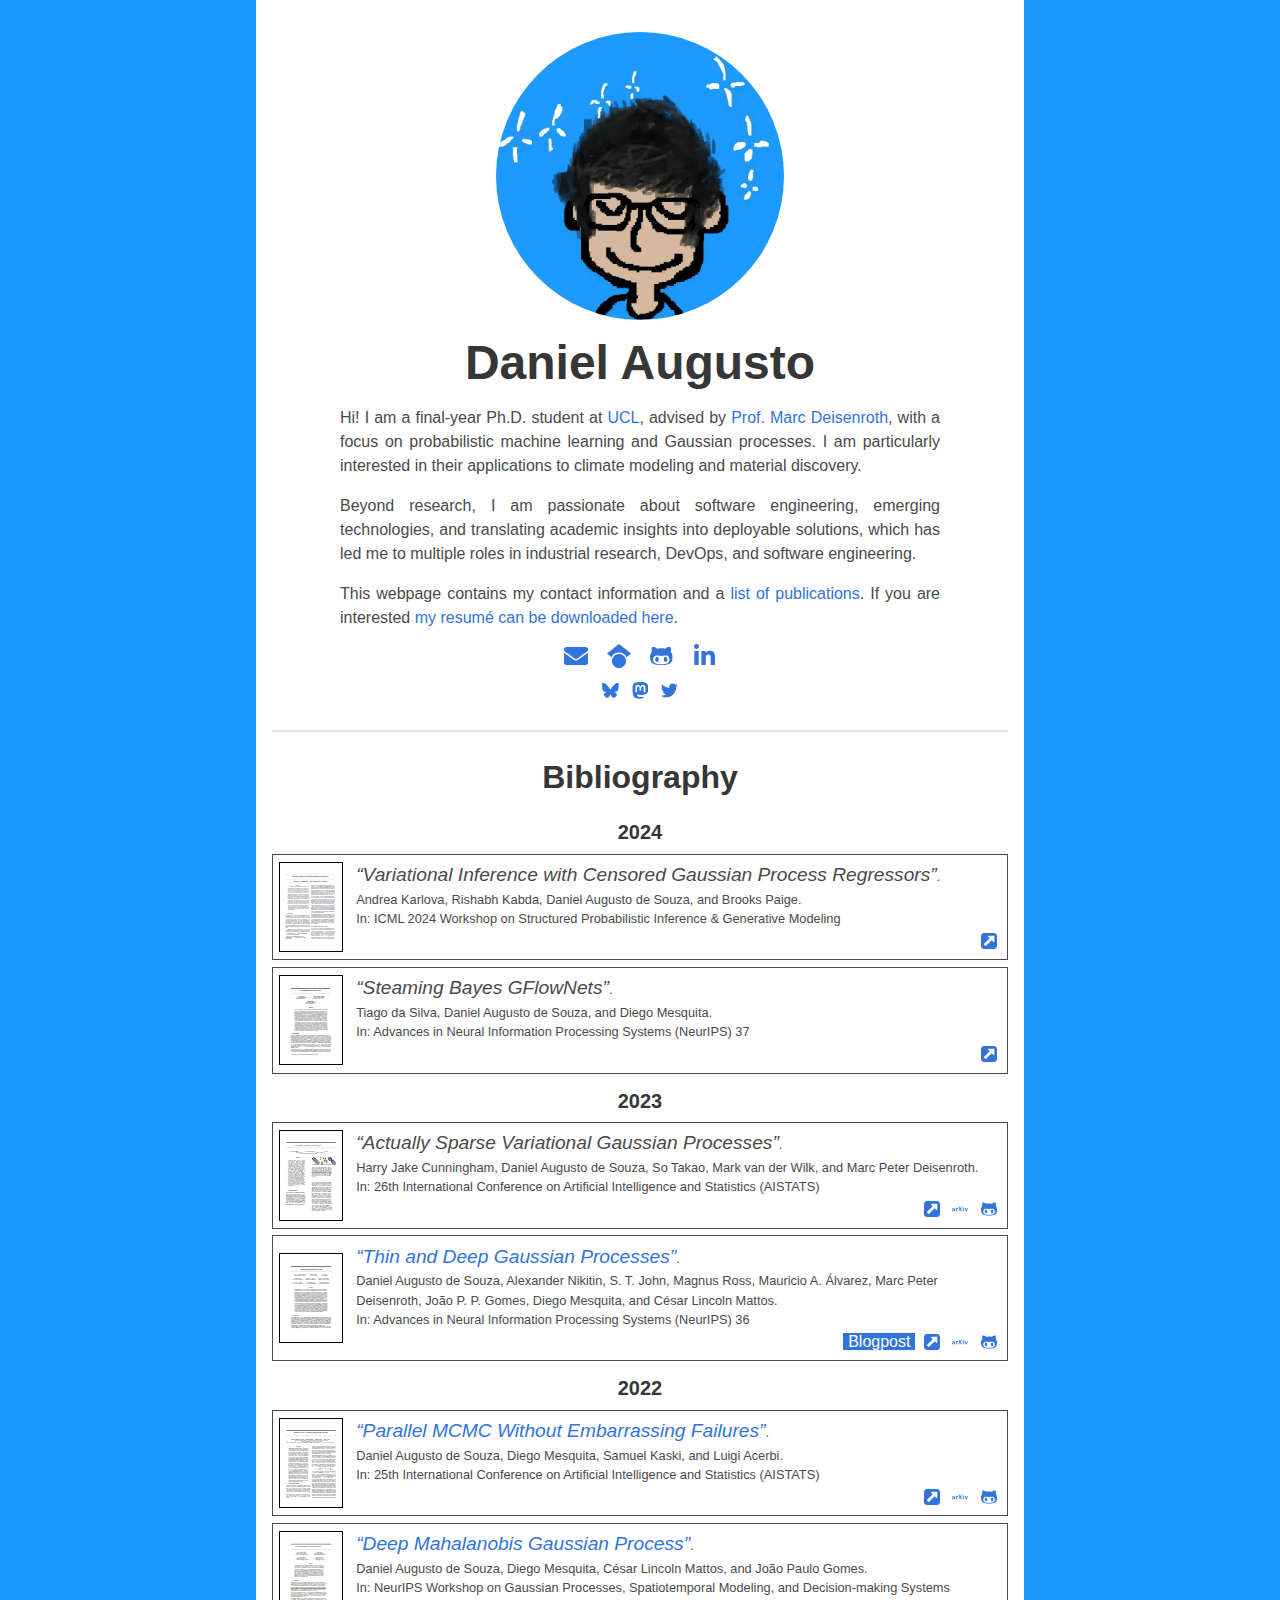
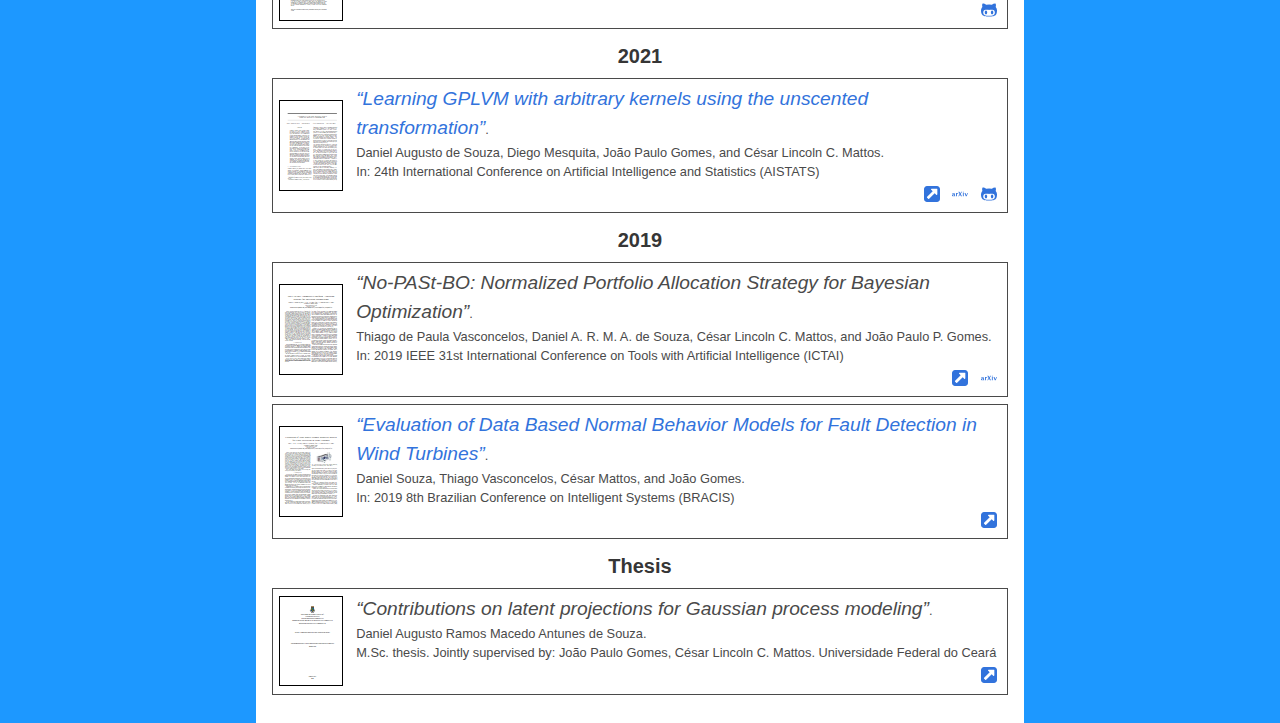
<file: index.html>
<!DOCTYPE html>

<html lang="en" xmlns:dani="">
<head>
<meta charset="utf-8"/>
<meta content="width=device-width, initial-scale=1" name="viewport"/>
<title>Daniel Augusto</title>
<meta content="Hi! I'm a PhD student in computer science at UCL. I research Gaussian processes." name="description"/>
<meta content="profile" property="og:type"/>
<meta content="Daniel Augusto" property="og:title"/>
<meta content="https://spectral.space/" property="og:url"/>
<meta content="https://spectral.space/icon/favicon-200x200.jpg" property="og:image"/>
<meta content="Hi! I'm a PhD student in computer science at UCL. I research Gaussian processes." property="og:description"/>

<meta content="@spectraldani" name="twitter:site">
<link href="/icon/apple-touch-icon.png" rel="apple-touch-icon" sizes="180x180"/>
<link href="/icon/favicon-32x32.png" rel="icon" sizes="32x32" type="image/png"/>
<link href="/icon/favicon-16x16.png" rel="icon" sizes="16x16" type="image/png"/>
<link href="/assets/css/index.css" rel="stylesheet" type="text/css"/>
</meta></head>
<body>
<main>
<header id="main-header">
<picture>
<source srcset="/assets/avatar.webp" type="image/webp"/>
<img alt="" id="avatar" src="/assets/avatar.png"/>
</picture>
<h1 class="title" id="name">Daniel Augusto</h1>
</header>
<div id="bio">
<p>
            Hi! I am a final-year Ph.D. student at <a href="https://www.ucl.ac.uk/">UCL</a>, advised by
            <a href="https://sml-group.cc/">Prof. Marc Deisenroth</a>, with a focus on probabilistic machine learning
            and Gaussian processes.
            I am particularly interested in their applications to climate modeling and material discovery.
        </p>
<p>
            Beyond research, I am passionate about software engineering, emerging technologies, and translating academic
            insights into deployable solutions, which has led me to multiple roles in industrial research, DevOps, and
            software engineering.
        </p>
<p>This webpage contains my contact information and a <a href="#bibliography">list of publications</a>. If you are interested <a href="/assets/resume.pdf">my resumé can be downloaded here</a>.
        </p>
<div aria-label="Contact information" id="icon-holder">
<div class="work">
<a aria-label="Send E-Mail" class="icon" href="mailto:dani@spectral.space" title="E-Mail">
<svg aria-hidden="true" viewbox="0 0 512 512" xmlns="http://www.w3.org/2000/svg">
<path d="M502.3 190.8c3.9-3.1 9.7-.2 9.7 4.7V400c0 26.5-21.5 48-48 48H48c-26.5 0-48-21.5-48-48V195.6c0-5 5.7-7.8 9.7-4.7 22.4 17.4 52.1 39.5 154.1 113.6 21.1 15.4 56.7 47.8 92.2 47.6 35.7.3 72-32.8 92.3-47.6 102-74.1 131.6-96.3 154-113.7zM256 320c23.2.4 56.6-29.2 73.4-41.4 132.7-96.3 142.8-104.7 173.4-128.7 5.8-4.5 9.2-11.5 9.2-18.9v-19c0-26.5-21.5-48-48-48H48C21.5 64 0 85.5 0 112v19c0 7.4 3.4 14.3 9.2 18.9 30.6 23.9 40.7 32.4 173.4 128.7 16.8 12.2 50.2 41.8 73.4 41.4z" fill="currentColor"></path>
</svg>
</a>
<a aria-label="Go to Google Scholar" class="icon" href="https://scholar.google.com/citations?user=WbownOEAAAAJ&amp;hl=en" title="Google Scholar">
<svg aria-hidden="true" viewbox="0 0 512 512" xmlns="http://www.w3.org/2000/svg">
<path d="M391 299a149 149 0 0 1-135 213 149 149 0 0 1-135-213 156 156 0 0 1 21-32 149 149 0 0 1 249 32zm26-19a181 181 0 0 0-322 0L0 203 256 0l256 203-95 77z" fill="currentColor"></path>
</svg>
</a>
<a aria-label="Go to GitHub" class="icon" href="https://github.com/spectraldani" title="GitHub">
<svg aria-hidden="true" viewbox="0 0 480 512" xmlns="http://www.w3.org/2000/svg">
<g id="icon-github">
<path d="M186.1 328.7c0 20.9-10.9 55.1-36.7 55.1s-36.7-34.2-36.7-55.1 10.9-55.1 36.7-55.1 36.7 34.2 36.7 55.1zM480 278.2c0 31.9-3.2 65.7-17.5 95-37.9 76.6-142.1 74.8-216.7 74.8-75.8 0-186.2 2.7-225.6-74.8-14.6-29-20.2-63.1-20.2-95 0-41.9 13.9-81.5 41.5-113.6-5.2-15.8-7.7-32.4-7.7-48.8 0-21.5 4.9-32.3 14.6-51.8 45.3 0 74.3 9 108.8 36 29-6.9 58.8-10 88.7-10 27 0 54.2 2.9 80.4 9.2 34-26.7 63-35.2 107.8-35.2 9.8 19.5 14.6 30.3 14.6 51.8 0 16.4-2.6 32.7-7.7 48.2 27.5 32.4 39 72.3 39 114.2zm-64.3 50.5c0-43.9-26.7-82.6-73.5-82.6-18.9 0-37 3.4-56 6-14.9 2.3-29.8 3.2-45.1 3.2-15.2 0-30.1-.9-45.1-3.2-18.7-2.6-37-6-56-6-46.8 0-73.5 38.7-73.5 82.6 0 87.8 80.4 101.3 150.4 101.3h48.2c70.3 0 150.6-13.4 150.6-101.3zm-82.6-55.1c-25.8 0-36.7 34.2-36.7 55.1s10.9 55.1 36.7 55.1 36.7-34.2 36.7-55.1-10.9-55.1-36.7-55.1z" fill="currentColor"></path>
</g>
</svg>
</a>
<a aria-label="Go to LinkedIn" class="icon" href="https://www.linkedin.com/in/ramosmd/" title="LinkedIn">
<svg aria-hidden="true" viewbox="0 0 448 512" xmlns="http://www.w3.org/2000/svg">
<path d="M100.28 448H7.4V148.9h92.88zM53.79 108.1C24.09 108.1 0 83.5 0 53.8a53.79 53.79 0 0 1 107.58 0c0 29.7-24.1 54.3-53.79 54.3zM447.9 448h-92.68V302.4c0-34.7-.7-79.2-48.29-79.2-48.29 0-55.69 37.7-55.69 76.7V448h-92.78V148.9h89.08v40.8h1.3c12.4-23.5 42.69-48.3 87.88-48.3 94 0 111.28 61.9 111.28 142.3V448z" fill="currentColor"></path>
</svg>
</a>
</div>
<div class="social">
<a aria-label="Go to Bluesky" class="icon" href="https://bsky.app/profile/spectral.space" title="Bluesky">
<svg aria-hidden="true" viewbox="0 0 512 512" xmlns="http://www.w3.org/2000/svg">
<path d="M112 64c56 40 120 128 144 176v136c-16 32-64 176-168 64-56-56-32-120 72-136-64 8-128-8-144-72L0 80C0 0 72 32 112 64Zm288 0a582 582 0 0 0-144 176v136c16 32 64 176 168 64 56-56 32-120-72-136 64 8 128-8 144-72l16-152c0-80-72-48-112-16Z" fill="currentColor"></path>
</svg>
</a>
<a aria-label="Go to Mastodon" class="icon" href="https://sigmoid.social/@spectraldani" rel="me" title="Mastodon">
<svg aria-hidden="true" viewbox="0 0 512 512" xmlns="http://www.w3.org/2000/svg">
<path d="M256 0C190 0 128 7 90 24c0 0-72 33-72 144v88c2 108 20 216 121 242 46 12 86 16 117 14 59-5 90-22 90-22l-2-42s-40 13-86 13c-46-2-95-7-104-62v-17s45 11 102 15c35 0 68-2 101-7 64-8 122-48 128-83 11-58 9-139 9-139 0-111-73-144-73-144C386 7 322 0 258 0h-2zm-76 86c29 0 48 11 62 33l13 22 13-22c13-22 35-33 62-33 24 0 42 9 57 24 13 18 22 40 22 66v135h-55V181c0-29-11-42-33-42-26 0-40 18-40 48v73h-53v-73c0-30-13-48-37-48s-35 13-35 42v130h-53V176c0-26 6-48 20-66 15-15 35-24 57-24z" fill="currentColor"></path>
</svg>
</a>
<a aria-label="Go to Twitter" class="icon" href="https://twitter.com/spectraldani" title="Twitter">
<svg aria-hidden="true" viewbox="0 0 512 512" xmlns="http://www.w3.org/2000/svg">
<path d="M459.37 151.716c.325 4.548.325 9.097.325 13.645 0 138.72-105.583 298.558-298.558 298.558-59.452 0-114.68-17.219-161.137-47.106 8.447.974 16.568 1.299 25.34 1.299 49.055 0 94.213-16.568 130.274-44.832-46.132-.975-84.792-31.188-98.112-72.772 6.498.974 12.995 1.624 19.818 1.624 9.421 0 18.843-1.3 27.614-3.573-48.081-9.747-84.143-51.98-84.143-102.985v-1.299c13.969 7.797 30.214 12.67 47.431 13.319-28.264-18.843-46.781-51.005-46.781-87.391 0-19.492 5.197-37.36 14.294-52.954 51.655 63.675 129.3 105.258 216.365 109.807-1.624-7.797-2.599-15.918-2.599-24.04 0-57.828 46.782-104.934 104.934-104.934 30.213 0 57.502 12.67 76.67 33.137 23.715-4.548 46.456-13.32 66.599-25.34-7.798 24.366-24.366 44.833-46.132 57.827 21.117-2.273 41.584-8.122 60.426-16.243-14.292 20.791-32.161 39.308-52.628 54.253z" fill="currentColor"></path>
</svg>
</a>
</div>
</div>
</div>
<hr/>
<div id="bibliography"><h2 class="title">Bibliography</h2></div><ul id="publication-list"><li><h3 class="title">2024</h3><ul><li class="article" id="Karlova2024-variational">
<div class="paper-preview"><img alt="" height="7.071" src="/pubs/thumbs/Karlova2024-variational.svg" width="5"/></div>
<div>
<a class="article-title">Variational Inference with Censored Gaussian Process Regressors</a>.<br/>
<span class="authors">Andrea Karlova, Rishabh Kabda, Daniel Augusto de Souza, and Brooks Paige</span>.<br/>
<span class="description">In: ICML 2024 Workshop on Structured Probabilistic Inference &amp; Generative Modeling</span>
</div>
<div class="icons">
<a aria-label="Go to paper's external location" class="icon" href="https://openreview.net/forum?id=Ohxy3YFsUm" title="External location">
<svg aria-hidden="true" height="1em" viewbox="0 0 24 24" width="1em" xmlns="http://www.w3.org/2000/svg">
<use width="100" xlink:href="/assets/icons/publication.svg#external"></use>
</svg>
</a>
</div>
</li><li class="article" id="Silva2024-sbgf">
<div class="paper-preview"><img alt="" height="7.071" src="/pubs/thumbs/Silva2024-sbgf.svg" width="5"/></div>
<div>
<a class="article-title">Steaming Bayes GFlowNets</a>.<br/>
<span class="authors">Tiago da Silva, Daniel Augusto de Souza, and Diego Mesquita</span>.<br/>
<span class="description">In: Advances in Neural Information Processing Systems (NeurIPS) 37</span>
</div>
<div class="icons">
<a aria-label="Go to paper's external location" class="icon" href="https://openreview.net/forum?id=Nv0Vvz588D" title="External location">
<svg aria-hidden="true" height="1em" viewbox="0 0 24 24" width="1em" xmlns="http://www.w3.org/2000/svg">
<use width="100" xlink:href="/assets/icons/publication.svg#external"></use>
</svg>
</a>
</div>
</li></ul></li><li><h3 class="title">2023</h3><ul><li class="article" id="Cunningham2023-asvgp">
<div class="paper-preview"><img alt="" height="7.071" src="/pubs/thumbs/Cunningham2023-asvgp.svg" width="5"/></div>
<div>
<a class="article-title">Actually Sparse Variational Gaussian Processes</a>.<br/>
<span class="authors">Harry Jake Cunningham, Daniel Augusto de Souza, So Takao, Mark van der Wilk, and Marc Peter Deisenroth</span>.<br/>
<span class="description">In: 26th International Conference on Artificial Intelligence and Statistics (AISTATS)</span>
</div>
<div class="icons">
<a aria-label="Go to paper's external location" class="icon" href="https://proceedings.mlr.press/v206/cunningham23a.html" title="External location">
<svg aria-hidden="true" height="1em" viewbox="0 0 24 24" width="1em" xmlns="http://www.w3.org/2000/svg">
<use width="100" xlink:href="/assets/icons/publication.svg#external"></use>
</svg>
</a>

<a aria-label="Go to paper's arXiv page" class="icon" href="https://arxiv.org/abs/2304.05091" title="arXiv">
<svg aria-hidden="true" height="1em" viewbox="0 0 24 24" width="1em" xmlns="http://www.w3.org/2000/svg">
<use width="100" xlink:href="/assets/icons/publication.svg#arxiv"></use>
</svg>
</a>

<a aria-label="Go to paper's GitHub page" class="icon" href="https://github.com/HJakeCunningham/ASVGP" title="Code">
<svg aria-hidden="true" height="1em" viewbox="0 0 24 24" width="1em" xmlns="http://www.w3.org/2000/svg">
<use width="100" xlink:href="/assets/icons/publication.svg#github"></use>
</svg>
</a>
</div>
</li><li class="article" id="Souza2023-tdgp">
<div class="paper-preview"><img alt="" height="7.071" src="/pubs/thumbs/Souza2023-tdgp.svg" width="5"/></div>
<div>
<a class="article-title" href="/pubs/Souza2023-tdgp.html">Thin and Deep Gaussian Processes</a>.<br/>
<span class="authors">Daniel Augusto de Souza, Alexander Nikitin, S. T. John, Magnus Ross, Mauricio A. Álvarez, Marc Peter Deisenroth, João P. P. Gomes, Diego Mesquita, and César Lincoln Mattos</span>.<br/>
<span class="description">In: Advances in Neural Information Processing Systems (NeurIPS) 36</span>
</div>
<div class="icons"><a class="more" href="/pubs/Souza2023-tdgp.html">Blogpost</a>
<a aria-label="Go to paper's external location" class="icon" href="https://proceedings.neurips.cc/paper_files/paper/2023/hash/2aa212d6f40c1cb19b777e83db00ec6a-Abstract-Conference.html" title="External location">
<svg aria-hidden="true" height="1em" viewbox="0 0 24 24" width="1em" xmlns="http://www.w3.org/2000/svg">
<use width="100" xlink:href="/assets/icons/publication.svg#external"></use>
</svg>
</a>

<a aria-label="Go to paper's arXiv page" class="icon" href="https://arxiv.org/abs/2310.11527" title="arXiv">
<svg aria-hidden="true" height="1em" viewbox="0 0 24 24" width="1em" xmlns="http://www.w3.org/2000/svg">
<use width="100" xlink:href="/assets/icons/publication.svg#arxiv"></use>
</svg>
</a>

<a aria-label="Go to paper's GitHub page" class="icon" href="https://github.com/spectraldani/thindeepgps" title="Code">
<svg aria-hidden="true" height="1em" viewbox="0 0 24 24" width="1em" xmlns="http://www.w3.org/2000/svg">
<use width="100" xlink:href="/assets/icons/publication.svg#github"></use>
</svg>
</a>
</div>
</li></ul></li><li><h3 class="title">2022</h3><ul><li class="article" id="Souza2022-parallel">
<div class="paper-preview"><img alt="" height="7.071" src="/pubs/thumbs/Souza2022-parallel.svg" width="5"/></div>
<div>
<a class="article-title" href="/pubs/Souza2022-parallel.html">Parallel MCMC Without Embarrassing Failures</a>.<br/>
<span class="authors">Daniel Augusto de Souza, Diego Mesquita, Samuel Kaski, and Luigi Acerbi</span>.<br/>
<span class="description">In: 25th International Conference on Artificial Intelligence and Statistics (AISTATS)</span>
</div>
<div class="icons">
<a aria-label="Go to paper's external location" class="icon" href="https://proceedings.mlr.press/v151/de-souza22a.html" title="External location">
<svg aria-hidden="true" height="1em" viewbox="0 0 24 24" width="1em" xmlns="http://www.w3.org/2000/svg">
<use width="100" xlink:href="/assets/icons/publication.svg#external"></use>
</svg>
</a>

<a aria-label="Go to paper's arXiv page" class="icon" href="https://arxiv.org/abs/2202.11154" title="arXiv">
<svg aria-hidden="true" height="1em" viewbox="0 0 24 24" width="1em" xmlns="http://www.w3.org/2000/svg">
<use width="100" xlink:href="/assets/icons/publication.svg#arxiv"></use>
</svg>
</a>

<a aria-label="Go to paper's GitHub page" class="icon" href="https://github.com/spectraldani/pai" title="Code">
<svg aria-hidden="true" height="1em" viewbox="0 0 24 24" width="1em" xmlns="http://www.w3.org/2000/svg">
<use width="100" xlink:href="/assets/icons/publication.svg#github"></use>
</svg>
</a>
</div>
</li><li class="article" id="Souza2022-maha">
<div class="paper-preview"><img alt="" height="7.071" src="/pubs/thumbs/Souza2022-maha.svg" width="5"/></div>
<div>
<a class="article-title" href="/pubs/Souza2022-maha.html">Deep Mahalanobis Gaussian Process</a>.<br/>
<span class="authors">Daniel Augusto de Souza, Diego Mesquita, César Lincoln Mattos, and João Paulo Gomes</span>.<br/>
<span class="description">In: NeurIPS Workshop on Gaussian Processes, Spatiotemporal Modeling, and Decision-making Systems</span>
</div>
<div class="icons">
<a aria-label="Go to paper's GitHub page" class="icon" href="https://github.com/spectraldani/DeepMahalanobisGP" title="Code">
<svg aria-hidden="true" height="1em" viewbox="0 0 24 24" width="1em" xmlns="http://www.w3.org/2000/svg">
<use width="100" xlink:href="/assets/icons/publication.svg#github"></use>
</svg>
</a>
</div>
</li></ul></li><li><h3 class="title">2021</h3><ul><li class="article" id="Souza2021-unscented">
<div class="paper-preview"><img alt="" height="7.071" src="/pubs/thumbs/Souza2021-unscented.svg" width="5"/></div>
<div>
<a class="article-title" href="/pubs/Souza2021-unscented.html">Learning GPLVM with arbitrary kernels using the unscented transformation</a>.<br/>
<span class="authors">Daniel Augusto de Souza, Diego Mesquita, João Paulo Gomes, and César Lincoln C. Mattos</span>.<br/>
<span class="description">In: 24th International Conference on Artificial Intelligence and Statistics (AISTATS)</span>
</div>
<div class="icons">
<a aria-label="Go to paper's external location" class="icon" href="http://proceedings.mlr.press/v130/souza21a.html" title="External location">
<svg aria-hidden="true" height="1em" viewbox="0 0 24 24" width="1em" xmlns="http://www.w3.org/2000/svg">
<use width="100" xlink:href="/assets/icons/publication.svg#external"></use>
</svg>
</a>

<a aria-label="Go to paper's arXiv page" class="icon" href="https://arxiv.org/abs/1907.01867" title="arXiv">
<svg aria-hidden="true" height="1em" viewbox="0 0 24 24" width="1em" xmlns="http://www.w3.org/2000/svg">
<use width="100" xlink:href="/assets/icons/publication.svg#arxiv"></use>
</svg>
</a>

<a aria-label="Go to paper's GitHub page" class="icon" href="https://github.com/spectraldani/UnscentedGPLVM" title="Code">
<svg aria-hidden="true" height="1em" viewbox="0 0 24 24" width="1em" xmlns="http://www.w3.org/2000/svg">
<use width="100" xlink:href="/assets/icons/publication.svg#github"></use>
</svg>
</a>
</div>
</li></ul></li><li><h3 class="title">2019</h3><ul><li class="article" id="Vasconcelos2019-nopast">
<div class="paper-preview"><img alt="" height="7.071" src="/pubs/thumbs/Vasconcelos2019-nopast.svg" width="5"/></div>
<div>
<a class="article-title">No-PASt-BO: Normalized Portfolio Allocation Strategy for Bayesian Optimization</a>.<br/>
<span class="authors">Thiago de Paula Vasconcelos, Daniel A. R. M. A. de Souza, César Lincoln C. Mattos, and João Paulo P. Gomes</span>.<br/>
<span class="description">In: 2019 IEEE 31st International Conference on Tools with Artificial Intelligence (ICTAI)</span>
</div>
<div class="icons">
<a aria-label="Go to paper's external location" class="icon" href="https://doi.org/10.1109/ICTAI.2019.00084" title="External location">
<svg aria-hidden="true" height="1em" viewbox="0 0 24 24" width="1em" xmlns="http://www.w3.org/2000/svg">
<use width="100" xlink:href="/assets/icons/publication.svg#external"></use>
</svg>
</a>

<a aria-label="Go to paper's arXiv page" class="icon" href="https://arxiv.org/abs/1908.00361" title="arXiv">
<svg aria-hidden="true" height="1em" viewbox="0 0 24 24" width="1em" xmlns="http://www.w3.org/2000/svg">
<use width="100" xlink:href="/assets/icons/publication.svg#arxiv"></use>
</svg>
</a>
</div>
</li><li class="article" id="Souza2019-wind">
<div class="paper-preview"><img alt="" height="7.071" src="/pubs/thumbs/Souza2019-wind.svg" width="5"/></div>
<div>
<a class="article-title" href="/pubs/Souza2019-wind.html">Evaluation of Data Based Normal Behavior Models for Fault Detection in Wind Turbines</a>.<br/>
<span class="authors">Daniel Souza, Thiago Vasconcelos, César Mattos, and João Gomes</span>.<br/>
<span class="description">In: 2019 8th Brazilian Conference on Intelligent Systems (BRACIS)</span>
</div>
<div class="icons">
<a aria-label="Go to paper's external location" class="icon" href="https://doi.org/10.1109/bracis.2019.00156" title="External location">
<svg aria-hidden="true" height="1em" viewbox="0 0 24 24" width="1em" xmlns="http://www.w3.org/2000/svg">
<use width="100" xlink:href="/assets/icons/publication.svg#external"></use>
</svg>
</a>
</div>
</li></ul></li></ul><ul id="publication-list"><h3 class="title">Thesis</h3><li class="article" id="Souza2020-thesis">
<div class="paper-preview"><img alt="" height="7.071" src="/pubs/thumbs/Souza2020-thesis.svg" width="5"/></div>
<div>
<a class="article-title">Contributions on latent projections for Gaussian process modeling</a>.<br/>
<span class="authors">Daniel Augusto Ramos Macedo Antunes de Souza</span>.<br/>
<span class="description">M.Sc. thesis. Jointly supervised by: João Paulo Gomes, César Lincoln C. Mattos. Universidade Federal do Ceará</span>
</div>
<div class="icons">
<a aria-label="Go to paper's external location" class="icon" href="http://www.repositorio.ufc.br/handle/riufc/55580" title="External location">
<svg aria-hidden="true" height="1em" viewbox="0 0 24 24" width="1em" xmlns="http://www.w3.org/2000/svg">
<use width="100" xlink:href="/assets/icons/publication.svg#external"></use>
</svg>
</a>
</div>
</li></ul>
</main>
</body>
</html>
</file>
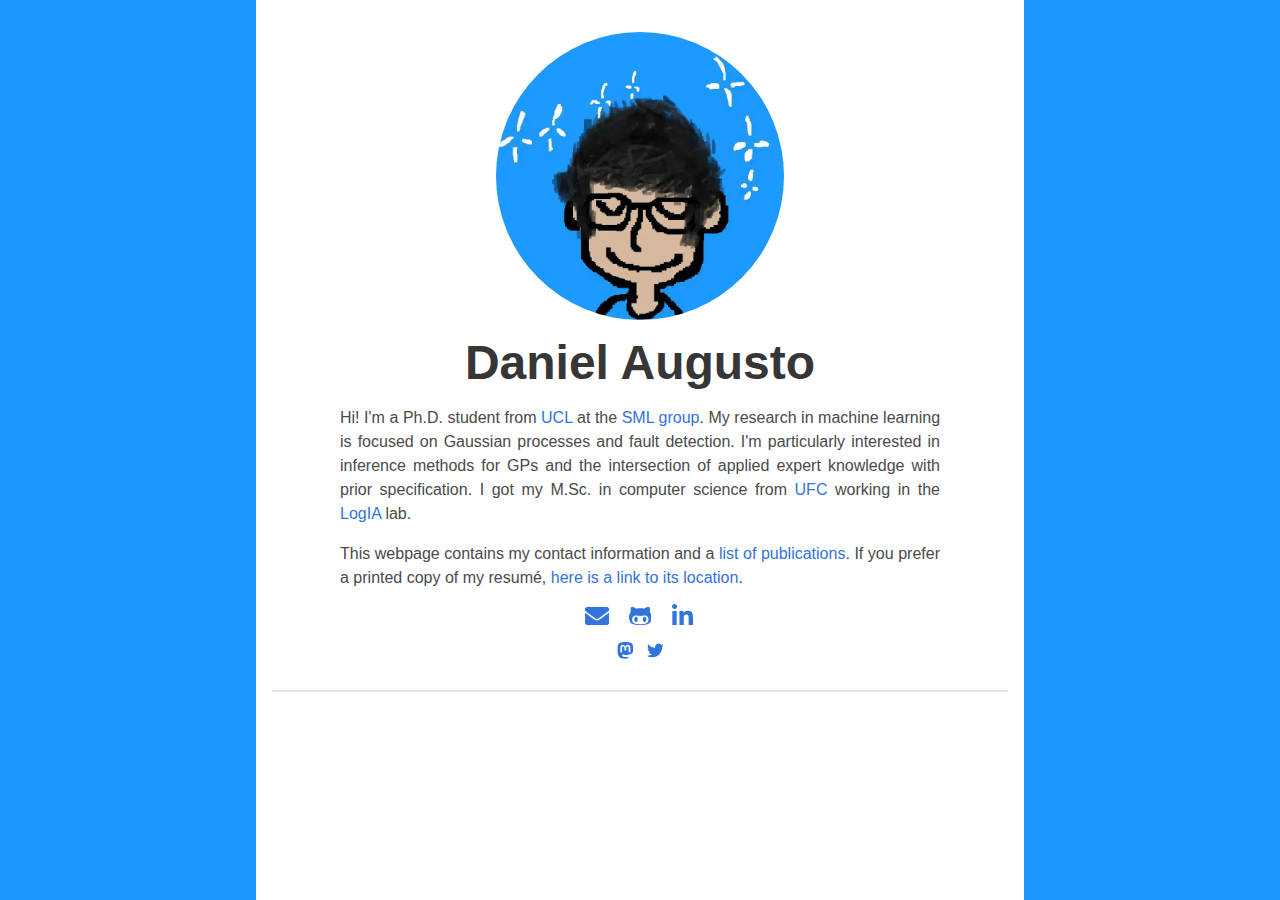
<file: raw/index.export.html>
<!DOCTYPE html>
<html lang="en" xmlns:dani="">
<head>
    <meta charset="utf-8">
    <meta name="viewport" content="width=device-width, initial-scale=1">
    <title>Daniel Augusto</title>
    <meta name="description"
          content="Hi! I'm a PhD student in computer science at UCL. My research is currently focused on Gaussian processes.">
    <meta property="og:type" content="website">
    <meta property="og:title" content="Daniel Augusto">
    <meta property="og:url" content="https://spectral.space/">
    <meta property="og:description"
          content="Hi! I'm a PhD student in computer science at UCL. My research is currently focused on Gaussian processes.">
    <meta property="og:image" content="https://spectral.space/icon/ogimage.jpg">
    <meta name="twitter:site" content="@spectraldani"/>


    <link rel="apple-touch-icon" sizes="180x180" href="/icon/apple-touch-icon.png">
    <link rel="icon" type="image/png" sizes="32x32" href="/icon/favicon-32x32.png">
    <link rel="icon" type="image/png" sizes="16x16" href="/icon/favicon-16x16.png">

    <link rel="stylesheet" type="text/css" href="/assets/css/index.css">
</head>
<body>
<main>
    <header id="main-header">
        <picture>
            <source srcset="/assets/avatar.webp" type="image/webp">
            <img alt="" id="avatar" src="/assets/avatar.png">
        </picture>
        <h1 id="name" class="title">Daniel Augusto</h1>
    </header>
    <div id="bio">
        <p>
            Hi! I'm a Ph.D. student from <a href="https://www.ucl.ac.uk/">UCL</a> at the
            <a href="https://sml-group.cc/">SML group</a>. My research in machine learning is focused on Gaussian
            processes and fault detection. I'm particularly interested in inference methods for GPs and the intersection
            of applied expert knowledge with prior specification.
            I got my M.Sc. in computer science from <a href="http://www.ufc.br/">UFC</a> working in the
            <a href="http://lia.ufc.br/~logia/index.en.html">LogIA</a> lab.
        </p>
        <p>This webpage contains my contact information and a <a href="#bibliography">list of publications</a><!--, and the <a>projects
    I have been part of</a>-->. If you
            prefer a printed copy of my resumé, <a href="/assets/resume.pdf">here is a link to its location</a>.
        </p>
        <div id="icon-holder" aria-label="Contact information">
            <div class="work">
                <a class="icon" title="E-Mail" aria-label="Send E-Mail" href="mailto:sentret@outlook.com">
                    <svg aria-hidden="true" xmlns="http://www.w3.org/2000/svg" viewBox="0 0 512 512">
                        <path fill="currentColor"
                              d="M502.3 190.8c3.9-3.1 9.7-.2 9.7 4.7V400c0 26.5-21.5 48-48 48H48c-26.5 0-48-21.5-48-48V195.6c0-5 5.7-7.8 9.7-4.7 22.4 17.4 52.1 39.5 154.1 113.6 21.1 15.4 56.7 47.8 92.2 47.6 35.7.3 72-32.8 92.3-47.6 102-74.1 131.6-96.3 154-113.7zM256 320c23.2.4 56.6-29.2 73.4-41.4 132.7-96.3 142.8-104.7 173.4-128.7 5.8-4.5 9.2-11.5 9.2-18.9v-19c0-26.5-21.5-48-48-48H48C21.5 64 0 85.5 0 112v19c0 7.4 3.4 14.3 9.2 18.9 30.6 23.9 40.7 32.4 173.4 128.7 16.8 12.2 50.2 41.8 73.4 41.4z"
                        />
                    </svg>
                </a>
                <a class="icon" title="GitHub" aria-label="Go to GitHub" href="https://github.com/spectraldani">
                    <svg aria-hidden="true" xmlns="http://www.w3.org/2000/svg" viewBox="0 0 480 512">
                        <g id="icon-github">
                            <path fill="currentColor"
                                  d="M186.1 328.7c0 20.9-10.9 55.1-36.7 55.1s-36.7-34.2-36.7-55.1 10.9-55.1 36.7-55.1 36.7 34.2 36.7 55.1zM480 278.2c0 31.9-3.2 65.7-17.5 95-37.9 76.6-142.1 74.8-216.7 74.8-75.8 0-186.2 2.7-225.6-74.8-14.6-29-20.2-63.1-20.2-95 0-41.9 13.9-81.5 41.5-113.6-5.2-15.8-7.7-32.4-7.7-48.8 0-21.5 4.9-32.3 14.6-51.8 45.3 0 74.3 9 108.8 36 29-6.9 58.8-10 88.7-10 27 0 54.2 2.9 80.4 9.2 34-26.7 63-35.2 107.8-35.2 9.8 19.5 14.6 30.3 14.6 51.8 0 16.4-2.6 32.7-7.7 48.2 27.5 32.4 39 72.3 39 114.2zm-64.3 50.5c0-43.9-26.7-82.6-73.5-82.6-18.9 0-37 3.4-56 6-14.9 2.3-29.8 3.2-45.1 3.2-15.2 0-30.1-.9-45.1-3.2-18.7-2.6-37-6-56-6-46.8 0-73.5 38.7-73.5 82.6 0 87.8 80.4 101.3 150.4 101.3h48.2c70.3 0 150.6-13.4 150.6-101.3zm-82.6-55.1c-25.8 0-36.7 34.2-36.7 55.1s10.9 55.1 36.7 55.1 36.7-34.2 36.7-55.1-10.9-55.1-36.7-55.1z"
                            />
                        </g>
                    </svg>
                </a>
                <a class="icon" title="LinkedIn" aria-label="Go to LinkedIn"
                   href="https://www.linkedin.com/in/ramosmd/">
                    <svg aria-hidden="true" xmlns="http://www.w3.org/2000/svg" viewBox="0 0 448 512">
                        <path fill="currentColor"
                              d="M100.28 448H7.4V148.9h92.88zM53.79 108.1C24.09 108.1 0 83.5 0 53.8a53.79 53.79 0 0 1 107.58 0c0 29.7-24.1 54.3-53.79 54.3zM447.9 448h-92.68V302.4c0-34.7-.7-79.2-48.29-79.2-48.29 0-55.69 37.7-55.69 76.7V448h-92.78V148.9h89.08v40.8h1.3c12.4-23.5 42.69-48.3 87.88-48.3 94 0 111.28 61.9 111.28 142.3V448z"
                        />
                    </svg>
                </a>
            </div>
            <div class="social">
                <a rel="me" class="icon" title="Mastodon" aria-label="Go to Mastodon" href="https://sigmoid.social/@spectraldani">
                    <svg aria-hidden="true" xmlns="http://www.w3.org/2000/svg" viewBox="0 0 512 512">
                        <path fill="currentColor"
                              d="M256 0C190 0 128 7 90 24c0 0-72 33-72 144v88c2 108 20 216 121 242 46 12 86 16 117 14 59-5 90-22 90-22l-2-42s-40 13-86 13c-46-2-95-7-104-62v-17s45 11 102 15c35 0 68-2 101-7 64-8 122-48 128-83 11-58 9-139 9-139 0-111-73-144-73-144C386 7 322 0 258 0h-2zm-76 86c29 0 48 11 62 33l13 22 13-22c13-22 35-33 62-33 24 0 42 9 57 24 13 18 22 40 22 66v135h-55V181c0-29-11-42-33-42-26 0-40 18-40 48v73h-53v-73c0-30-13-48-37-48s-35 13-35 42v130h-53V176c0-26 6-48 20-66 15-15 35-24 57-24z"/>
                    </svg>
                </a>
                <a class="icon" title="Twitter" aria-label="Go to Twitter" href="https://twitter.com/spectraldani">
                    <svg aria-hidden="true" xmlns="http://www.w3.org/2000/svg" viewBox="0 0 512 512">
                        <path fill="currentColor"
                              d="M459.37 151.716c.325 4.548.325 9.097.325 13.645 0 138.72-105.583 298.558-298.558 298.558-59.452 0-114.68-17.219-161.137-47.106 8.447.974 16.568 1.299 25.34 1.299 49.055 0 94.213-16.568 130.274-44.832-46.132-.975-84.792-31.188-98.112-72.772 6.498.974 12.995 1.624 19.818 1.624 9.421 0 18.843-1.3 27.614-3.573-48.081-9.747-84.143-51.98-84.143-102.985v-1.299c13.969 7.797 30.214 12.67 47.431 13.319-28.264-18.843-46.781-51.005-46.781-87.391 0-19.492 5.197-37.36 14.294-52.954 51.655 63.675 129.3 105.258 216.365 109.807-1.624-7.797-2.599-15.918-2.599-24.04 0-57.828 46.782-104.934 104.934-104.934 30.213 0 57.502 12.67 76.67 33.137 23.715-4.548 46.456-13.32 66.599-25.34-7.798 24.366-24.366 44.833-46.132 57.827 21.117-2.273 41.584-8.122 60.426-16.243-14.292 20.791-32.161 39.308-52.628 54.253z"
                        />
                    </svg>
                </a>
            </div>
        </div>
    </div>
    <hr>
    <dani:bibliography/>
</main>
</body>
</html>
</file>
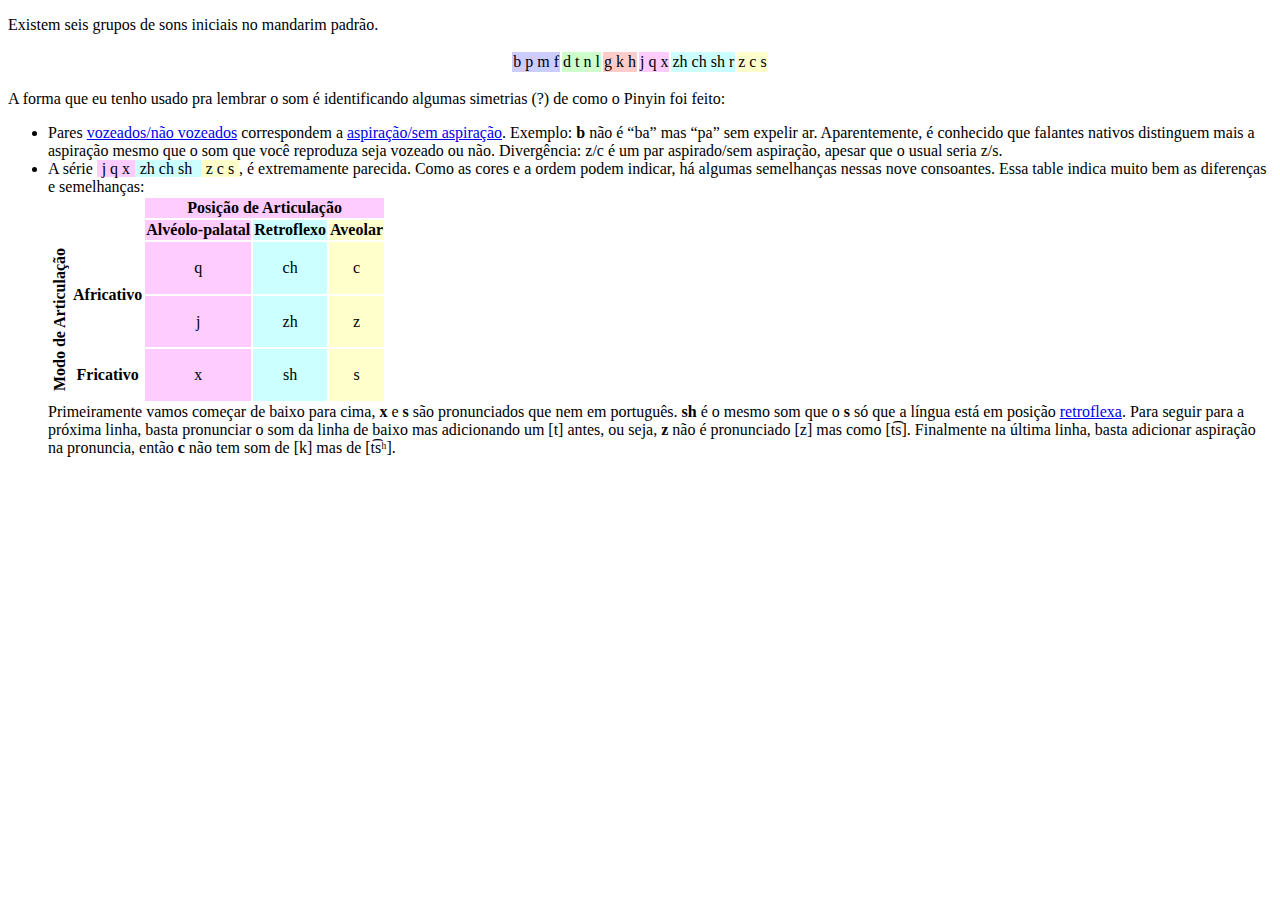
<file: raw/blog/Sons Iniciais.html>
<!DOCTYPE html>
<html>
<head>
	<title>Sons Iniciais</title>
</head>
<body>
<main>
	<p>Existem seis grupos de sons iniciais no mandarim padrão.</p>
<table class="center">
<tbody>
<tr>
<td style="background: #ccf;">
b p m f
</td>
<td style="background: #cfc;">
d t n l
</td>
<td style="background: #fcc;">
g k h
</td>
<td style="background: #fcf;">
j q x
</td>
<td style="background: #cff;">
zh ch sh r
</td>
<td style="background: #ffc;">
z c s
</td>
</tr>
</tbody>
</table>
<p>A forma que eu tenho usado pra lembrar o som é identificando algumas simetrias (?) de como o Pinyin foi feito:</p>
<ul>
<li>Pares <a href="#">vozeados/não vozeados</a> correspondem a <a href="#">aspiração/sem aspiração</a>. Exemplo: <strong>b</strong> não é “ba” mas “pa” sem expelir ar. Aparentemente, é conhecido que falantes nativos distinguem mais a aspiração mesmo que o som que você reproduza seja vozeado ou não. Divergência: z/c é um par aspirado/sem aspiração, apesar que o usual seria z/s.</li>
<li>A série <span class="group"><span class="js">j q x</span><span class="zhs">zh ch sh </span><span class="zs">z c s</span></span>, é extremamente parecida. Como as cores e a ordem podem indicar, há algumas semelhanças nessas nove consoantes. Essa table indica muito bem as diferenças e semelhanças:
<table class="fric">
<colgroup>
<col span="2">
<col class="js">
<col class="zhs">
<col class="zs">
</colgroup>
<tr>
<th colspan="2" rowspan="2">
</th>
<th colspan="3">
Posição de Articulação
</th>
</tr>
<tr>
<th>
Alvéolo-palatal
</th>
<th>
Retroflexo
</th>
<th>
Aveolar
</th>
</tr>
<tr>
<th rowspan="3" scope="row">
<span class="vert">Modo de Articulação</span>
</th>
<th rowspan="2" scope="row">
Africativo
</th>
<td>
q
</td>
<td>
ch
</td>
<td>
c
</td>
</tr>
<tr>
<td>
j
</td>
<td>
zh
</td>
<td>
z
</td>
</tr>
<tr>
<th rowspan="2" scope="row">
Fricativo
</th>
<td>
x
</td>
<td>
sh
</td>
<td>
s
</td>
</tr>
</table>
Primeiramente vamos começar de baixo para cima, <strong>x</strong> e <strong>s</strong> são pronunciados que nem em português. <strong>sh</strong> é o mesmo som que o <strong>s</strong> só que a língua está em posição <a href="#">retroflexa</a>. Para seguir para a próxima linha, basta pronunciar o som da linha de baixo mas adicionando um [t] antes, ou seja, <strong>z</strong> não é pronunciado [z] mas como [t͡s]. Finalmente na última linha, basta adicionar aspiração na pronuncia, então <strong>c</strong> não tem som de [k] mas de [t͡sʰ].</li>
</ul>
<style>
  table.fric {
    text-align: center;
  }

  .js {
    background: #fcf;
  }

  .zhs {
    background: #cff;
  }

  .zs {
    background: #ffc;
  }

  .vert {
    writing-mode: vertical-rl;
    transform: rotate(180deg);
    margin: 5px 0
  }

  .group > span {
    padding: 0 0.3em;
  }

  .center {
    margin: 0 auto;
  }
</style>

</main>
</body>
</html>
</file>
<file: assets/css/index.css>
:root {
    --width-main: 768px;
    /* Colors */
    --color-sky: #1d98ff;
    --color-link: #3273dc;
    --color-text-bg: #fff;
    --color-text-bg-accent: #f5f5f5;
}

* {
    box-sizing: border-box;
}

html {
    background-color: var(--color-text-bg);
    height: 100%;
}

hr {
    background-color: rgb(0 0 0 / 10%);
    border: none;
    display: block;
    height: 2px;
    margin: 1rem 0;
}

main > hr {
    margin: 1.5rem 0;
}

body {
    background-color: var(--color-sky);
    color: #4a4a4a;
    font-family: "Segoe UI", Roboto, Ubuntu, "Droid Sans", "Helvetica Neue", Helvetica, Arial, sans-serif;
    font-size: 1rem;
    font-weight: 400;
    line-height: 1.5;
    margin: 0;
    display: flex;
    flex-wrap: nowrap;
    justify-content: center;
    align-items: stretch;
    flex-direction: row;
    align-content: flex-start;
    min-height: 100%;
}

main {
    background-color: var(--color-text-bg);
    max-width: var(--width-main);
    padding: 1em;
    flex: 1;
}

a {
    color: var(--color-link);
    text-decoration: none;
}

a:not([href]) {
    color: inherit;
}

.title {
    text-align: center;
    font-weight: 600;
    line-height: 1.125;
    color: #363636;
    font-size: 2em;
}

/*Header*/

header#main-header {
    margin-bottom: 1em;
    margin-top: 1em;
}

header#main-header img#avatar {
    display: block;
    height: 18em;
    width: 18em;
    margin: 0 auto;
}

img#avatar {
    border-radius: 100%;
}

#name {
    font-size: 3em;
    margin: 1rem 0 0;
}

p.no-indent {
    text-indent: 0;
}

p:first-child {
    /* text-indent: 3em; */
}

p {
    text-align: justify;
    word-break: break-word;
    margin-bottom: 0.5em;
}

div#bio {
    margin-bottom: 1em;
}

div#bio p {
    margin-left: auto;
    margin-right: auto;
    max-width: 600px;
}

/*Icons*/

div#icon-holder {
    margin: 0 auto;
    width: fit-content;
    text-align: center;
    font-size: 1.5em;
}

.icon {
    height: 1.5em;
    width: 1.5em;
    align-items: center;
    display: inline-flex;
    justify-content: center;
}

.icon > svg {
    display: inline-block;
    height: 1em;
}

div#icon-holder > div.social {
    font-size: 0.7em;
}

/*Publication list*/

ul#publication-list, ul#publication-list ul {
    list-style: none;
    padding: 0;
    margin: 0;
}

ul#publication-list h3 {
    font-size: 1.25em;
    margin-block: 0.5em;
}

li.article {
    font-size: 0.8rem;
    border: 1px solid;
    padding: 0.5em;
    display: grid;
    grid-template-columns: 5em 1fr;
    grid-template-rows: 1fr min-content;
    grid-template-areas:
        "preview desc"
        "preview icons";
    column-gap: 1em;
    align-content: center;
    grid-auto-flow: column;
    justify-content: center;
    margin-bottom: 0.5em;
}

li.article  a.article-title {
    font-size: 1.5em;
}

li.article > div.icons {
    grid-area: icons;
    text-align: right;
    font-size: 1.25em;
}

li.article > div.icons > a {
    vertical-align: middle;
}

li.article > div.icons > a.more {
    padding: 0 0.3em;
    background: var(--color-link);
    color: var(--color-text-bg);
}

ul#publication-list > li {
    margin-bottom: 1em;
}

.article-title {
    font-style: italic;
}

.article-title::before {
    content: '“';
}

.article-title::after {
    content: '”';
}

.paper-preview {
    grid-area: preview;
    display: flex;
    justify-content: center;
    align-items: center;
    width: 5em;
    height: 7.071em;
    border: 1px solid black;
    margin: auto 0;
}

.paper-preview > * {
    width: 100%;
    height: auto;
    display: flex;
    justify-content: center;
    align-items: center;
}

.paper-preview > .text {
    color: #888;
    transform: rotate(-54.74deg) translateY(-0.1em);
    font-size: 1.5em;
    overflow-wrap: normal;
}

/* Box header */
div#box-header {
    border-top: 2px solid rgb(0 0 0 / 5%);
    border-bottom: 2px solid rgb(0 0 0 / 5%);
    padding: 1.5rem 0px;
    margin: 0.5rem 0px;
}
</file>
